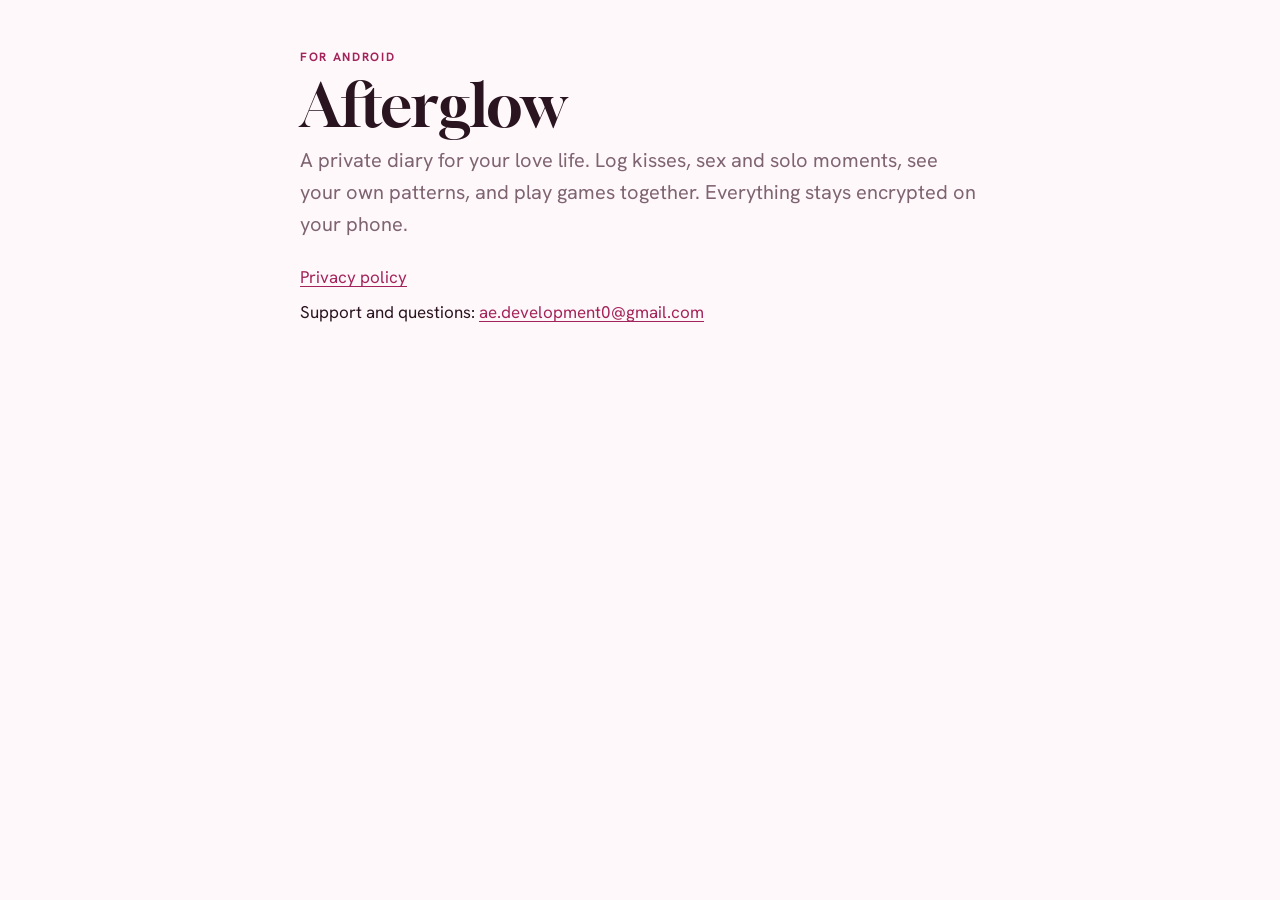
<file: index.html>
<!doctype html>
<html lang="en">
<head>
<meta charset="utf-8">
<meta name="viewport" content="width=device-width, initial-scale=1">
<title>Afterglow</title>
<meta name="description" content="Afterglow: a private diary for your love life. Everything stays encrypted on your phone.">
<link rel="stylesheet" href="style.css">
</head>
<body>
<main>
  <p class="eyebrow">For Android</p>
  <h1>Afterglow</h1>
  <p class="lead">A private diary for your love life. Log kisses, sex and solo moments, see your own patterns, and play games together. Everything stays encrypted on your phone.</p>
  <ul class="links">
    <li><a href="privacy.html">Privacy policy</a></li>
    <li>Support and questions: <a href="mailto:ae.development0@gmail.com">ae.development0@gmail.com</a></li>
  </ul>
</main>
</body>
</html>
</file>
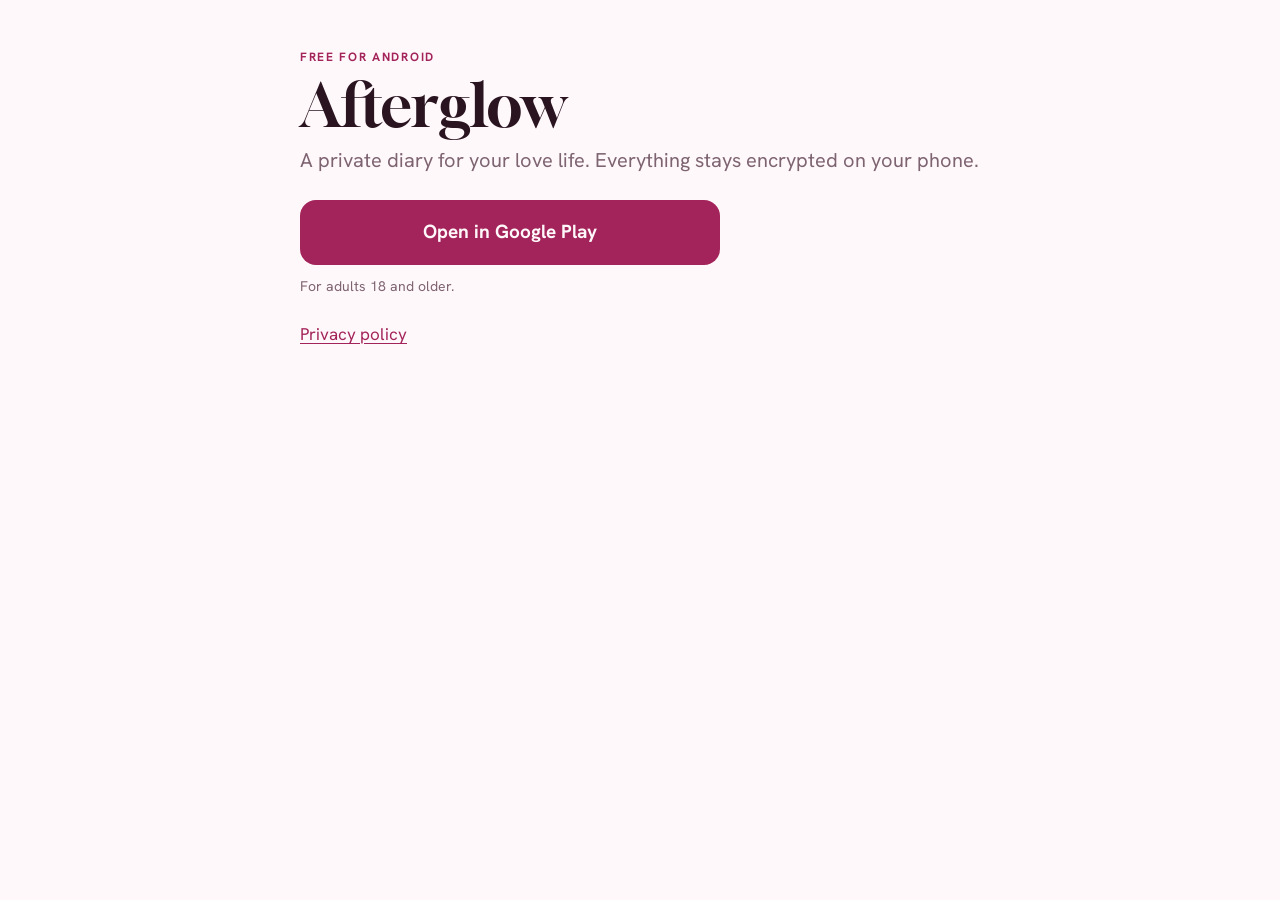
<file: get.html>
<!doctype html>
<html lang="en">
<head>
<meta charset="utf-8">
<meta name="viewport" content="width=device-width, initial-scale=1">
<title>Get Afterglow</title>
<meta name="description" content="Afterglow: a private diary for your love life. Free on Google Play for Android.">
<link rel="stylesheet" href="style.css">
</head>
<body>
<main>
  <p class="eyebrow">Free for Android</p>
  <h1>Afterglow</h1>
  <p class="lead">A private diary for your love life. Everything stays encrypted on your phone.</p>
  <a class="btn" id="play" href="https://play.google.com/store/apps/details?id=com.afterglow.tracker">Open in Google Play</a>
  <p class="meta">For adults 18 and older.</p>
  <section class="help" id="help" hidden>
    <h2>Nothing happened?</h2>
    <p>Some apps block links to the store. Try one of these:</p>
    <ul class="links">
      <li><a id="chrome" href="https://play.google.com/store/apps/details?id=com.afterglow.tracker">Open in Chrome</a></li>
      <li><a href="https://play.google.com/store/apps/details?id=com.afterglow.tracker">Open the store page</a></li>
      <li>Tap the ⋯ menu in this window and open the page in your browser</li>
      <li>Open the Play Store yourself and search <strong>afterglow kiss</strong></li>
    </ul>
  </section>
  <ul class="links"><li><a href="privacy.html">Privacy policy</a></li></ul>
</main>
<script>
// On Android, go straight to the Play Store app or Chrome, because in-app browsers can ignore plain store links
if (/android/i.test(navigator.userAgent)) {
  var back = ';S.browser_fallback_url=' + encodeURIComponent('https://play.google.com/store/apps/details?id=com.afterglow.tracker') + ';end';
  document.getElementById('play').href = 'intent://details?id=com.afterglow.tracker#Intent;scheme=market;package=com.android.vending' + back;
  document.getElementById('chrome').href = 'intent://play.google.com/store/apps/details?id=com.afterglow.tracker#Intent;scheme=https;package=com.android.chrome' + back;
  document.getElementById('help').hidden = false;
}
</script>
</body>
</html>
</file>
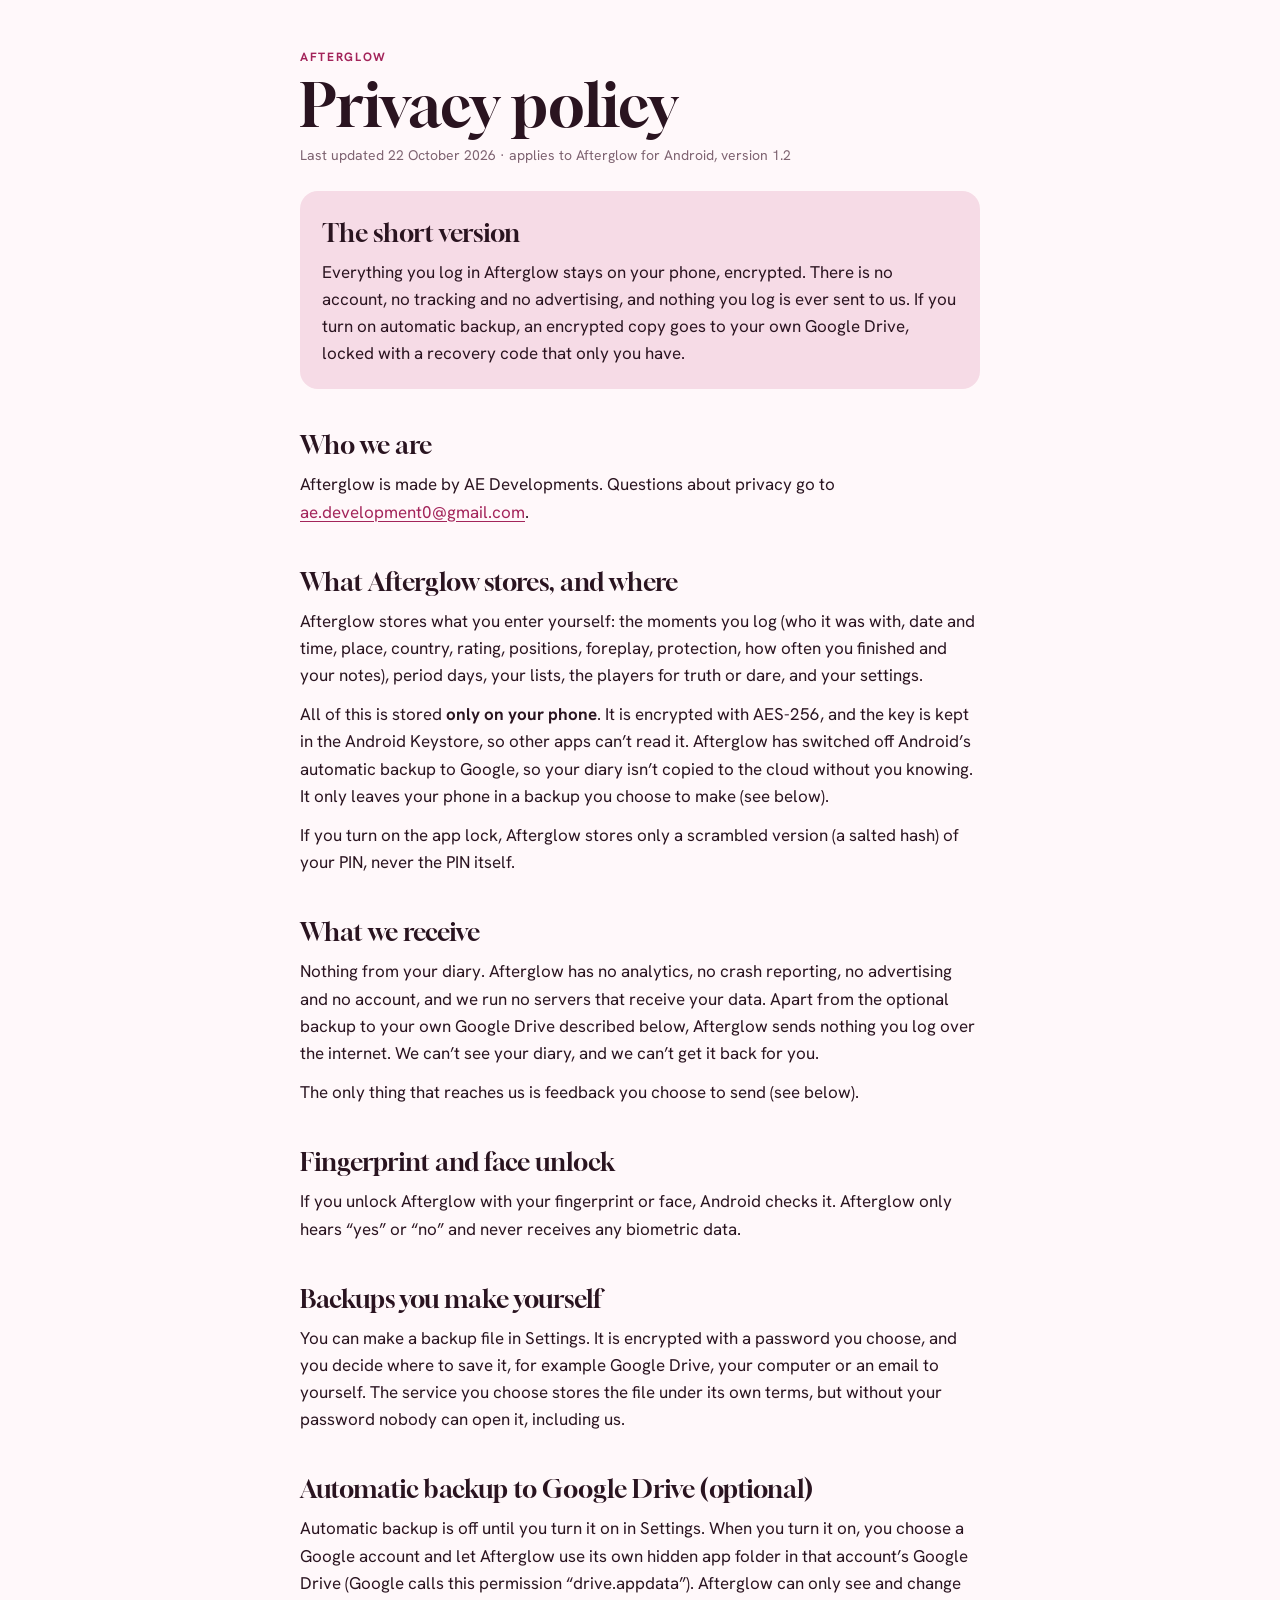
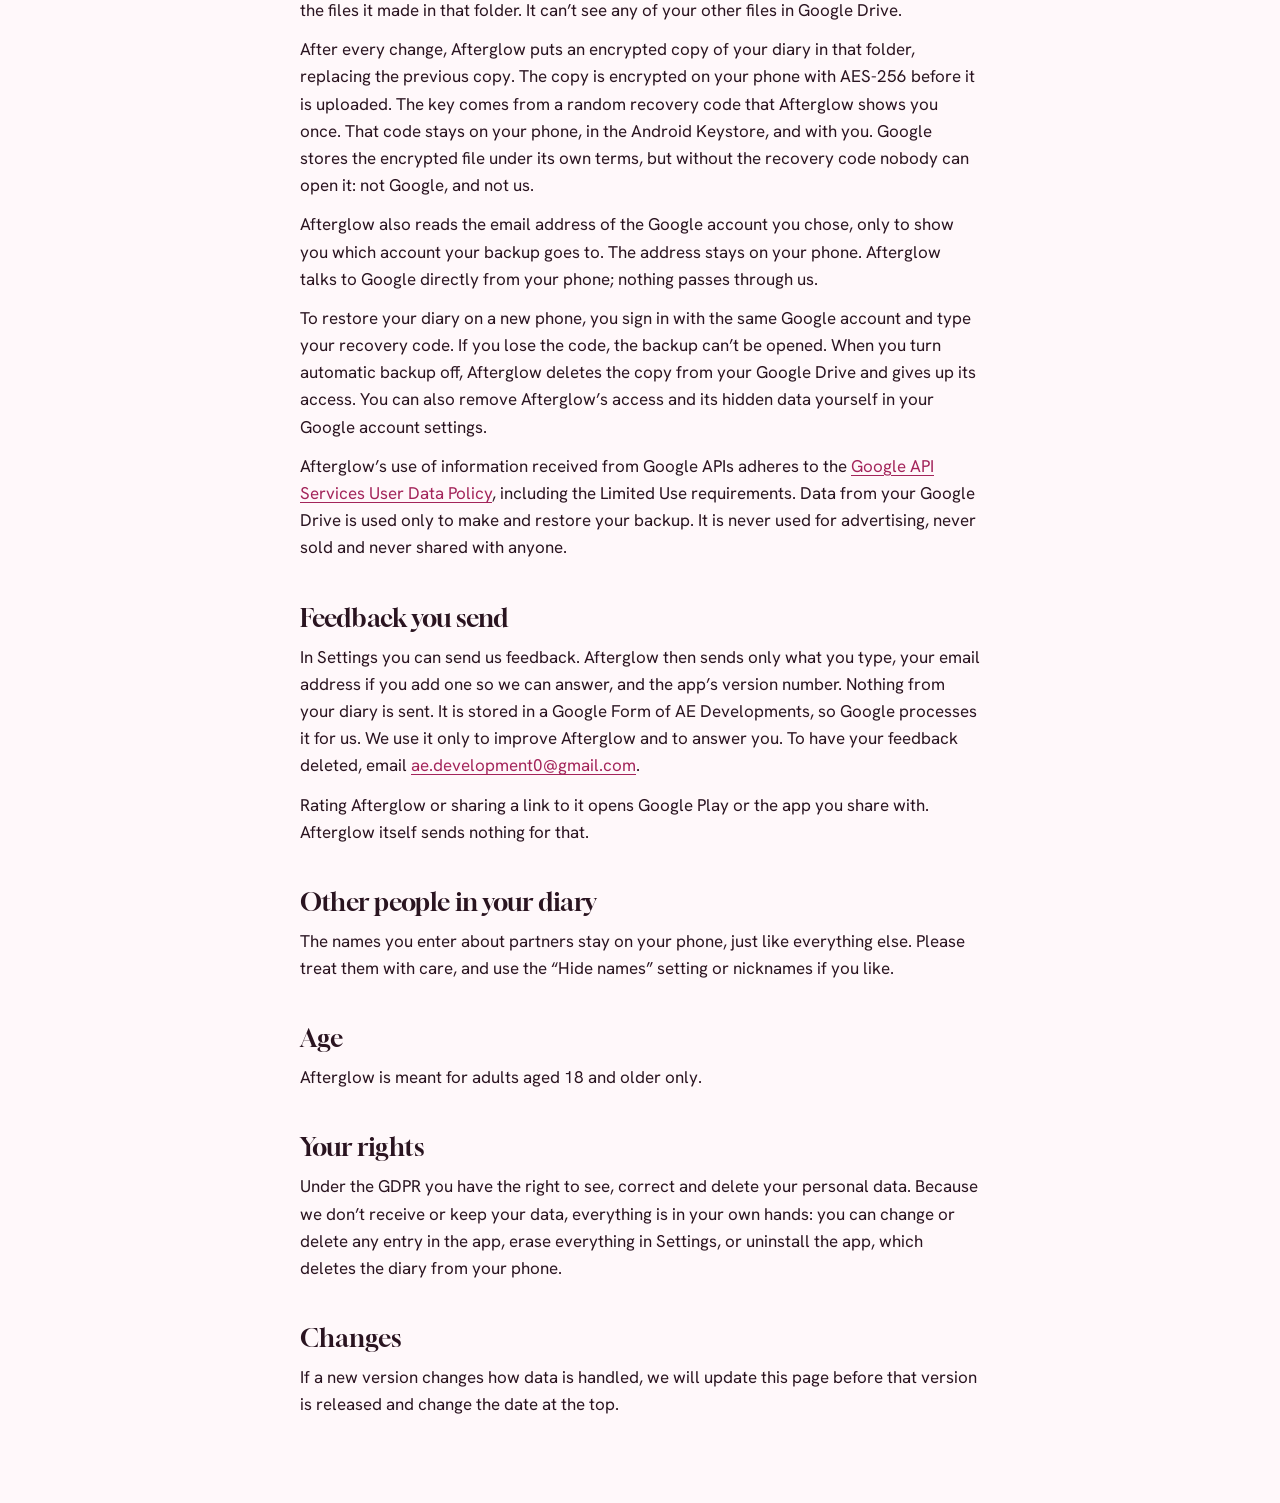
<file: privacy.html>
<!doctype html>
<html lang="en">
<head>
<meta charset="utf-8">
<meta name="viewport" content="width=device-width, initial-scale=1">
<title>Afterglow privacy policy</title>
<meta name="description" content="How the Afterglow app handles your data: everything you log stays encrypted on your phone.">
<link rel="stylesheet" href="style.css">
</head>
<body>
<main>
  <p class="eyebrow">Afterglow</p>
  <h1>Privacy policy</h1>
  <p class="meta">Last updated 22 October 2026 · applies to Afterglow for Android, version 1.2</p>

  <div class="short">
    <h2>The short version</h2>
    <p>Everything you log in Afterglow stays on your phone, encrypted. There is no account, no tracking and no advertising, and nothing you log is ever sent to us. If you turn on automatic backup, an encrypted copy goes to your own Google Drive, locked with a recovery code that only you have.</p>
  </div>

  <h2>Who we are</h2>
  <p>Afterglow is made by AE Developments. Questions about privacy go to <a href="mailto:ae.development0@gmail.com">ae.development0@gmail.com</a>.</p>

  <h2>What Afterglow stores, and where</h2>
  <p>Afterglow stores what you enter yourself: the moments you log (who it was with, date and time, place, country, rating, positions, foreplay, protection, how often you finished and your notes), period days, your lists, the players for truth or dare, and your settings.</p>
  <p>All of this is stored <strong>only on your phone</strong>. It is encrypted with AES-256, and the key is kept in the Android Keystore, so other apps can&rsquo;t read it. Afterglow has switched off Android&rsquo;s automatic backup to Google, so your diary isn&rsquo;t copied to the cloud without you knowing. It only leaves your phone in a backup you choose to make (see below).</p>
  <p>If you turn on the app lock, Afterglow stores only a scrambled version (a salted hash) of your PIN, never the PIN itself.</p>

  <h2>What we receive</h2>
  <p>Nothing from your diary. Afterglow has no analytics, no crash reporting, no advertising and no account, and we run no servers that receive your data. Apart from the optional backup to your own Google Drive described below, Afterglow sends nothing you log over the internet. We can&rsquo;t see your diary, and we can&rsquo;t get it back for you.</p>
  <p>The only thing that reaches us is feedback you choose to send (see below).</p>

  <h2>Fingerprint and face unlock</h2>
  <p>If you unlock Afterglow with your fingerprint or face, Android checks it. Afterglow only hears &ldquo;yes&rdquo; or &ldquo;no&rdquo; and never receives any biometric data.</p>

  <h2>Backups you make yourself</h2>
  <p>You can make a backup file in Settings. It is encrypted with a password you choose, and you decide where to save it, for example Google Drive, your computer or an email to yourself. The service you choose stores the file under its own terms, but without your password nobody can open it, including us.</p>

  <h2>Automatic backup to Google Drive (optional)</h2>
  <p>Automatic backup is off until you turn it on in Settings. When you turn it on, you choose a Google account and let Afterglow use its own hidden app folder in that account&rsquo;s Google Drive (Google calls this permission &ldquo;drive.appdata&rdquo;). Afterglow can only see and change the files it made in that folder. It can&rsquo;t see any of your other files in Google Drive.</p>
  <p>After every change, Afterglow puts an encrypted copy of your diary in that folder, replacing the previous copy. The copy is encrypted on your phone with AES-256 before it is uploaded. The key comes from a random recovery code that Afterglow shows you once. That code stays on your phone, in the Android Keystore, and with you. Google stores the encrypted file under its own terms, but without the recovery code nobody can open it: not Google, and not us.</p>
  <p>Afterglow also reads the email address of the Google account you chose, only to show you which account your backup goes to. The address stays on your phone. Afterglow talks to Google directly from your phone; nothing passes through us.</p>
  <p>To restore your diary on a new phone, you sign in with the same Google account and type your recovery code. If you lose the code, the backup can&rsquo;t be opened. When you turn automatic backup off, Afterglow deletes the copy from your Google Drive and gives up its access. You can also remove Afterglow&rsquo;s access and its hidden data yourself in your Google account settings.</p>
  <p>Afterglow&rsquo;s use of information received from Google APIs adheres to the <a href="https://developers.google.com/terms/api-services-user-data-policy">Google API Services User Data Policy</a>, including the Limited Use requirements. Data from your Google Drive is used only to make and restore your backup. It is never used for advertising, never sold and never shared with anyone.</p>

  <h2>Feedback you send</h2>
  <p>In Settings you can send us feedback. Afterglow then sends only what you type, your email address if you add one so we can answer, and the app&rsquo;s version number. Nothing from your diary is sent. It is stored in a Google Form of AE Developments, so Google processes it for us. We use it only to improve Afterglow and to answer you. To have your feedback deleted, email <a href="mailto:ae.development0@gmail.com">ae.development0@gmail.com</a>.</p>
  <p>Rating Afterglow or sharing a link to it opens Google Play or the app you share with. Afterglow itself sends nothing for that.</p>

  <h2>Other people in your diary</h2>
  <p>The names you enter about partners stay on your phone, just like everything else. Please treat them with care, and use the &ldquo;Hide names&rdquo; setting or nicknames if you like.</p>

  <h2>Age</h2>
  <p>Afterglow is meant for adults aged 18 and older only.</p>

  <h2>Your rights</h2>
  <p>Under the GDPR you have the right to see, correct and delete your personal data. Because we don&rsquo;t receive or keep your data, everything is in your own hands: you can change or delete any entry in the app, erase everything in Settings, or uninstall the app, which deletes the diary from your phone.</p>

  <h2>Changes</h2>
  <p>If a new version changes how data is handled, we will update this page before that version is released and change the date at the top.</p>
</main>
</body>
</html>
</file>
<file: style.css>
/* Afterglow website: the app's colours and its own bundled fonts (no third-party requests) */
@font-face{font-family:Gloock;font-weight:400;font-display:swap;src:url(fonts/gloock-latin-400-normal.woff2) format('woff2')}
@font-face{font-family:"Hanken Grotesk";font-weight:400;font-display:swap;src:url(fonts/hanken-grotesk-latin-400-normal.woff2) format('woff2')}
@font-face{font-family:"Hanken Grotesk";font-weight:700;font-display:swap;src:url(fonts/hanken-grotesk-latin-700-normal.woff2) format('woff2')}
:root{--bg:#FFF8FA;--ink:#2A1420;--muted:#7E6371;--line:#ECDCE3;--accent:#A3245A;--soft:#F6DBE6}
@media (prefers-color-scheme: dark){:root{--bg:#1B1016;--ink:#F7E8EE;--muted:#B396A4;--line:#3A2631;--accent:#EE6496;--soft:#4A1D31;color-scheme:dark}}
*{box-sizing:border-box}
body{margin:0;background:var(--bg);color:var(--ink);font:17px/1.6 "Hanken Grotesk",system-ui,sans-serif;padding:48px 20px 72px}
main{max-width:680px;margin:0 auto}
.eyebrow{font-size:12px;font-weight:700;letter-spacing:.14em;text-transform:uppercase;color:var(--accent);margin:0}
h1{font-family:Gloock,Georgia,serif;font-weight:400;font-size:clamp(40px,8vw,60px);line-height:1.05;margin:6px 0 8px}
h2{font-family:Gloock,Georgia,serif;font-weight:400;font-size:25px;margin:36px 0 6px}
p{margin:0 0 12px}
.meta{color:var(--muted);font-size:14px}
.lead{font-size:20px;color:var(--muted)}
.short{background:var(--soft);border-radius:18px;padding:4px 22px 10px;margin-top:24px}
.short h2{margin-top:18px}
a{color:var(--accent);text-underline-offset:3px}
.links{padding:0;list-style:none;display:grid;gap:8px;margin-top:24px}
.btn{display:block;max-width:420px;margin:24px 0 10px;padding:17px 20px;border-radius:16px;background:var(--accent);color:var(--bg);font-weight:700;font-size:19px;text-align:center;text-decoration:none}
.help{margin-top:32px;padding-top:4px;border-top:1px solid var(--line)}
.help h2{margin-top:20px}
.help .links{margin-top:12px}
</file>
